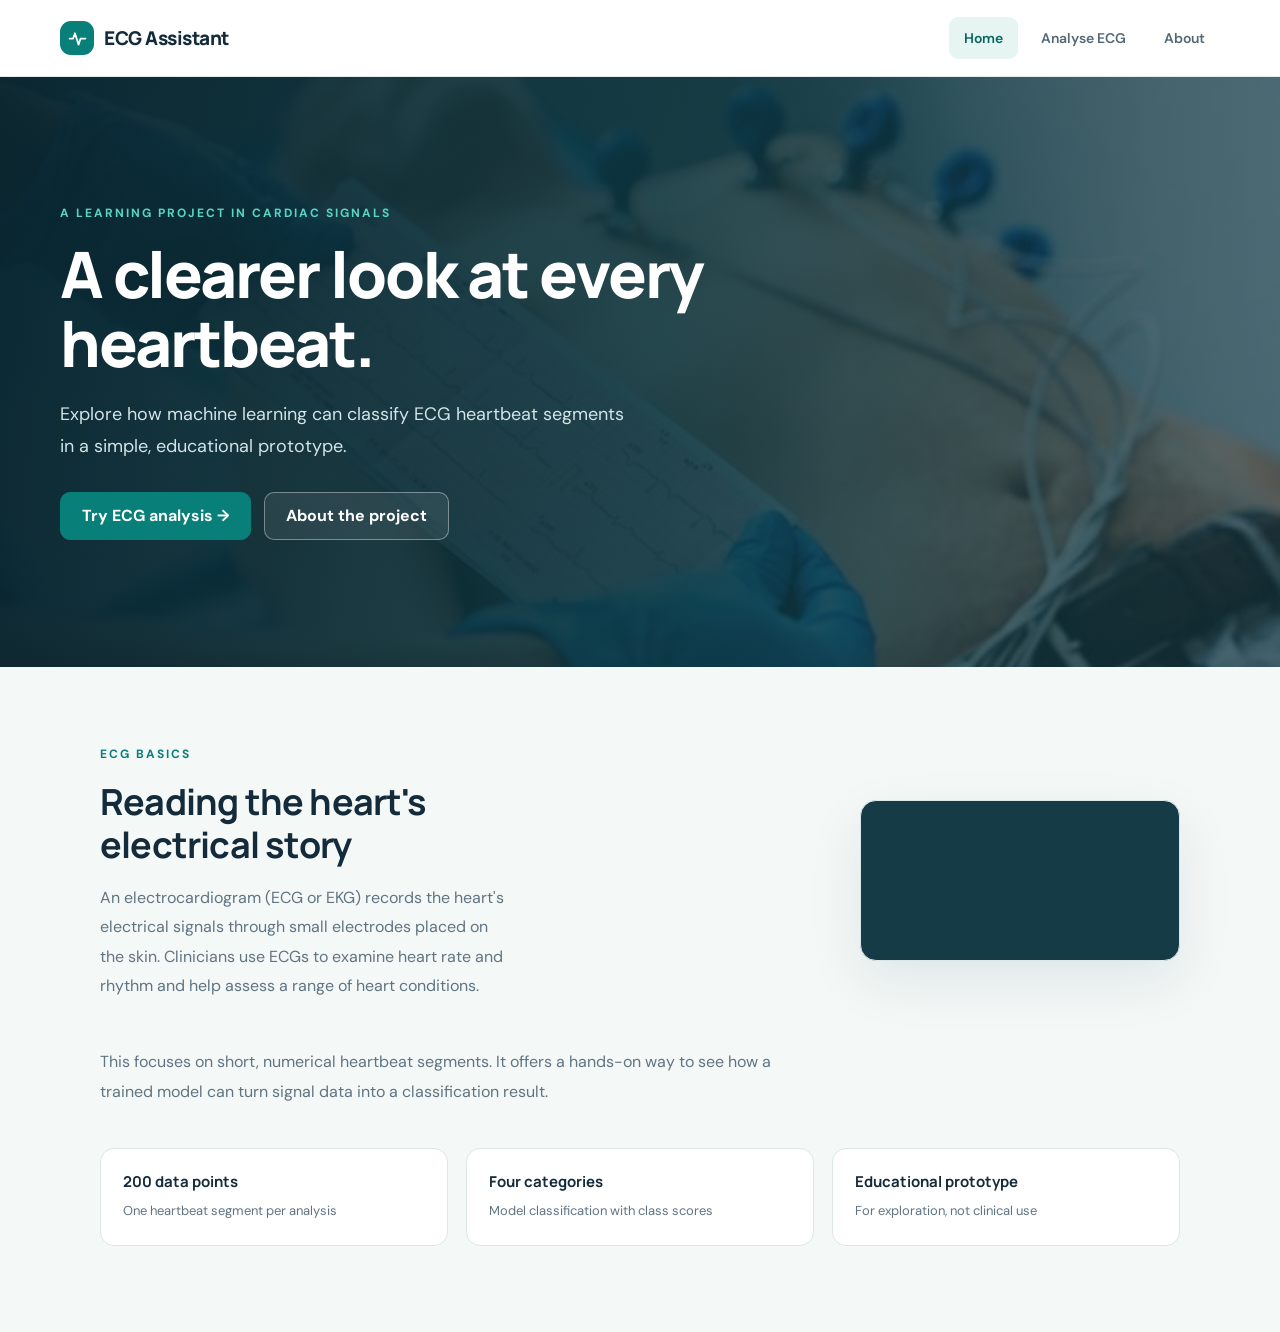
<file: frontend/index.html>
<!DOCTYPE html>
<html lang="en">
<head>
    <meta charset="UTF-8">
    <meta name="viewport" content="width=device-width, initial-scale=1.0">
    <meta name="theme-color" content="#f4f8f7">
    <meta name="description" content="Explore ECG heartbeat analysis in an educational machine-learning prototype.">
    <title>ECG Assistant | Heartbeat analysis prototype</title>
    <link rel="stylesheet" href="style.css">
</head>
<body>
    <header class="site-header">
        <nav class="navbar" aria-label="Main navigation">
            <a href="index.html" class="logo"><span class="logo-mark" aria-hidden="true"><svg viewBox="0 0 24 24" fill="none"><path d="M3 12h4l2.1-6 4.1 13 2.3-7H21" stroke="currentColor" stroke-width="2" stroke-linecap="round" stroke-linejoin="round"/></svg></span>ECG Assistant</a>
            <ul class="nav-links">
                <li><a href="index.html" class="active" aria-current="page">Home</a></li>
                <li><a href="Analyse.html">Analyse ECG</a></li>
                <li><a href="About.html">About</a></li>
            </ul>
        </nav>
    </header>

    <main>
        <section class="home-hero" aria-labelledby="welcome-title">
            <!-- <video autoplay muted loop playsinline class="hero-video" aria-hidden="true" poster="Electrocardiogram ecg in hand cardiogram printout on male patient background _ Premium Photo.jpg">
                <source src="heart_beat.mp4" type="video/mp4">
            </video> -->
            <div class="clip1">
                <img id = 'clip1' src="ecg.jpg" alt="patient on ecg">
            </div>
            <div class="hero-content">
                <div class="hero-copy">
                    <p class="eyebrow">A learning project in cardiac signals</p>
                    <h1 id="welcome-title">A clearer look at every heartbeat.</h1>
                    <p>Explore how machine learning can classify ECG heartbeat segments in a simple, educational prototype.</p>
                    <div class="button-row">
                        <a class="button-link" href="Analyse.html">Try ECG analysis <span aria-hidden="true">&nbsp;→</span></a>
                        <a class="button-link secondary" href="About.html">About the project</a>
                    </div>
                </div>
            </div>
        </section>

        <section class="intro-section" aria-labelledby="ecg-intro-title">
            <div class="intro-grid">
                <div>
                    <p class="section-label">ECG BASICS</p>
                    <h2 id="ecg-intro-title">Reading the heart's electrical story</h2>
                    <p class="intro-copy">An electrocardiogram (ECG or EKG) records the heart's electrical signals through small electrodes placed on the skin. Clinicians use ECGs to examine heart rate and rhythm and help assess a range of heart conditions.</p>
                </div>
                <div class="heart-video-frame">
                    <video autoplay muted loop playsinline class="heart" id="heart" aria-label="Animated heartbeat visualization">
                        <source src="heart_beat.mp4" type="video/mp4">
                    </video>
                </div>
            </div>
            <p class="intro-followup">This focuses on short, numerical heartbeat segments. It offers a hands-on way to see how a trained model can turn signal data into a classification result.</p>
            <div class="feature-strip" aria-label="Prototype overview">
                <div class="feature-item"><strong>200 data points</strong><span>One heartbeat segment per analysis</span></div>
                <div class="feature-item"><strong>Four categories</strong><span>Model classification with class scores</span></div>
                <div class="feature-item"><strong>Educational prototype</strong><span>For exploration, not clinical use</span></div>
            </div>
        </section>
    </main>
</body>
</html>
</file>
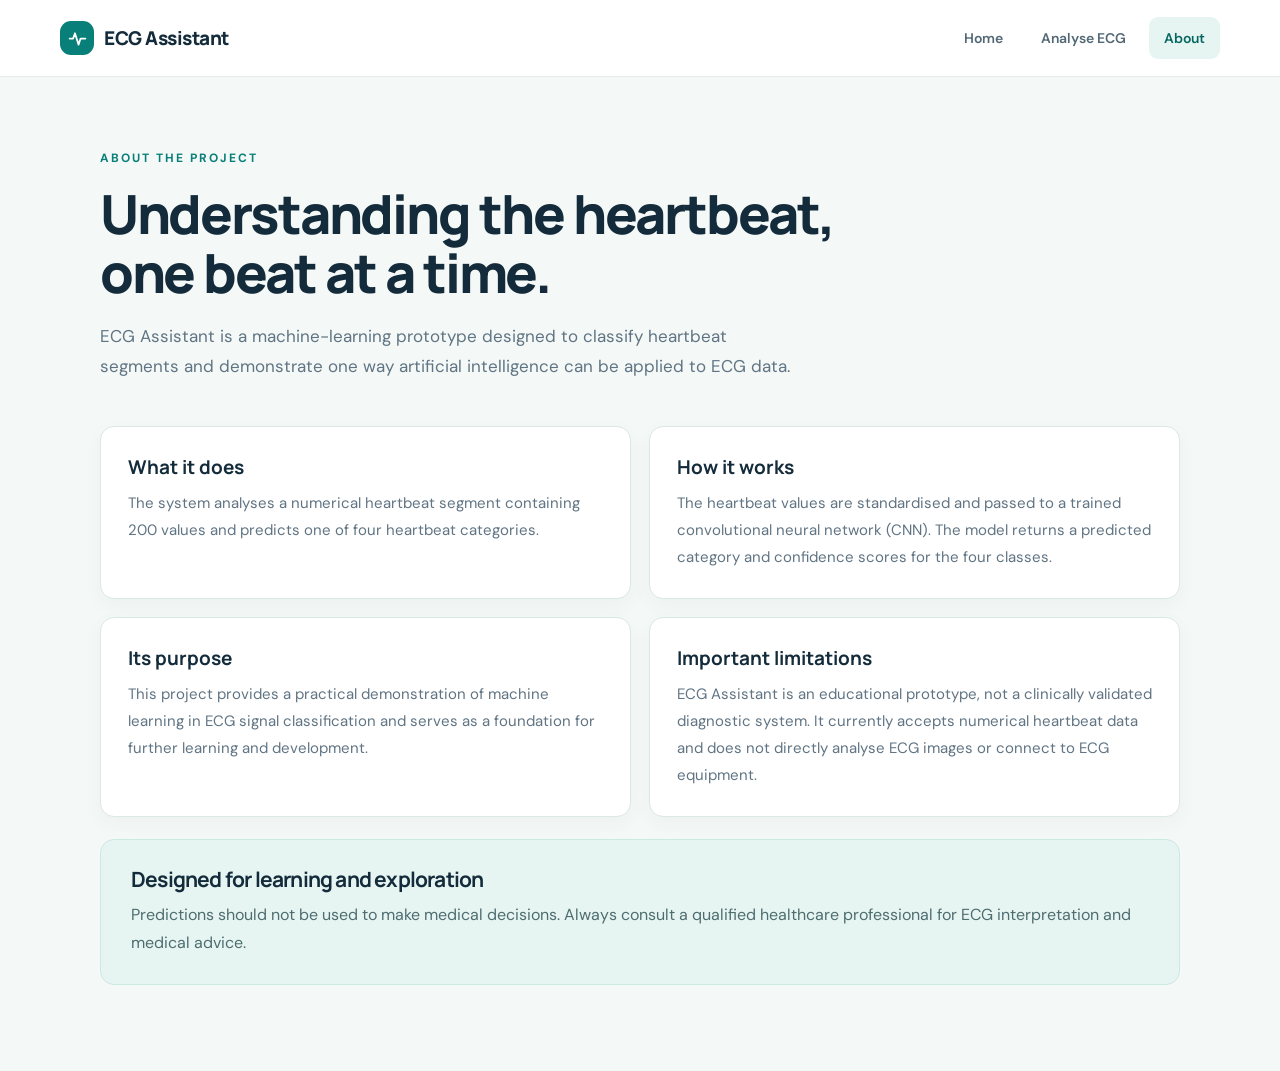
<file: frontend/About.html>
<!DOCTYPE html>
<html lang="en">
<head>
    <meta charset="UTF-8">
    <meta name="viewport" content="width=device-width, initial-scale=1.0">
    <meta name="theme-color" content="#f4f8f7">
    <meta name="description" content="Learn about the ECG Assistant educational heartbeat classification prototype.">
    <title>About | ECG Assistant</title>
    <link rel="stylesheet" href="style.css">
</head>
<body>

    <header class="site-header">
        <nav class="navbar" aria-label="Main navigation">
            <a href="index.html" class="logo"><span class="logo-mark" aria-hidden="true"><svg viewBox="0 0 24 24" fill="none"><path d="M3 12h4l2.1-6 4.1 13 2.3-7H21" stroke="currentColor" stroke-width="2" stroke-linecap="round" stroke-linejoin="round"/></svg></span>ECG Assistant</a>

            <ul class="nav-links">
                <li><a href="index.html">Home</a></li>
                <li><a href="Analyse.html">Analyse ECG</a></li>
                <li><a href="About.html" class="active" aria-current="page">About</a></li>
            </ul>
        </nav>
    </header>

    <main class="about-page">
        <section class="about-hero">
            <p class="section-label">ABOUT THE PROJECT</p>
            <h1>Understanding the heartbeat, one beat at a time.</h1>
            <p>
                ECG Assistant is a machine-learning prototype designed
                to classify heartbeat segments and demonstrate one way
                artificial intelligence can be applied to ECG data.
            </p>
        </section>

        <section class="about-details">
            <div class="about-card">
                <h2>What it does</h2>
                <p>
                    The system analyses a numerical heartbeat segment
                    containing 200 values and predicts one of four
                    heartbeat categories.
                </p>
            </div>

            <div class="about-card">
                <h2>How it works</h2>
                <p>
                    The heartbeat values are standardised and passed
                    to a trained convolutional neural network (CNN).
                    The model returns a predicted category and
                    confidence scores for the four classes.
                </p>
            </div>

            <div class="about-card">
                <h2>Its purpose</h2>
                <p>
                    This project provides a practical demonstration
                    of machine learning in ECG signal classification
                    and serves as a foundation for further learning
                    and development.
                </p>
            </div>

            <div class="about-card">
                <h2>Important limitations</h2>
                <p>
                    ECG Assistant is an educational prototype, not
                    a clinically validated diagnostic system. It
                    currently accepts numerical heartbeat data and
                    does not directly analyse ECG images or connect
                    to ECG equipment.
                </p>
            </div>
        </section>

        <section class="about-notice">
            <h2>Designed for learning and exploration</h2>
            <p>
                Predictions should not be used to make medical
                decisions. Always consult a qualified healthcare
                professional for ECG interpretation and medical advice.
            </p>
        </section>
    </main>

</body>
</html>
</file>
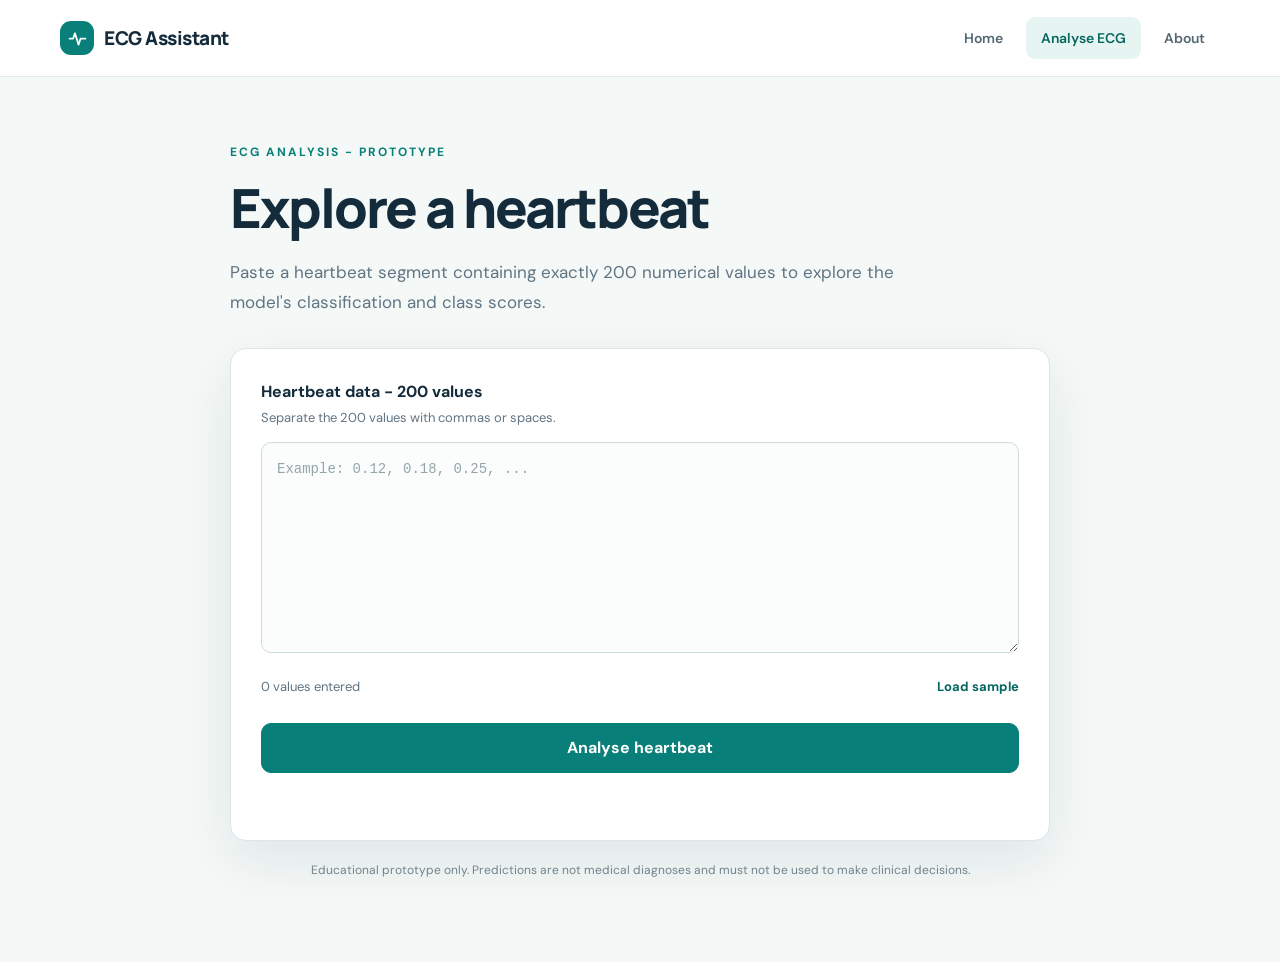
<file: frontend/Analyse.html>
<!DOCTYPE html>
<html lang="en">
<head>
    <meta charset="UTF-8">
    <meta name="viewport" content="width=device-width, initial-scale=1.0">
    <meta name="theme-color" content="#f4f8f7">
    <meta name="description" content="Explore ECG heartbeat classification in an educational prototype.">
    <title>Analyse ECG | ECG Assistant</title>
    <link rel="stylesheet" href="style.css">
</head>
<body>

    <header class="site-header">
        <nav class="navbar" aria-label="Main navigation">
            <a href="index.html" class="logo"><span class="logo-mark" aria-hidden="true"><svg viewBox="0 0 24 24" fill="none"><path d="M3 12h4l2.1-6 4.1 13 2.3-7H21" stroke="currentColor" stroke-width="2" stroke-linecap="round" stroke-linejoin="round"/></svg></span>ECG Assistant</a>

            <ul class="nav-links">
                <li><a href="index.html">Home</a></li>
                <li><a href="Analyse.html" class="active" aria-current="page">Analyse ECG</a></li>
                <li><a href="About.html">About</a></li>
            </ul>
        </nav>
    </header>

    <main class="analyze-page">
        <section class="analyze-heading">
            <p class="section-label">ECG ANALYSIS - PROTOTYPE</p>
            <h1>Explore a heartbeat</h1>
            <p>
                Paste a heartbeat segment containing exactly 200 numerical
                values to explore the model's classification and class scores.
            </p>
        </section>

        <section class="analysis-card">
            <label for="heartbeat">Heartbeat data - 200 values</label>
            <p class="input-help" id="heartbeat-help">
                Separate the 200 values with commas or spaces.
            </p>

            <textarea
                id="heartbeat"
                name="heartbeat"
                aria-describedby="heartbeat-help value-count"
                placeholder="Example: 0.12, 0.18, 0.25, ..."
                rows="8"
            ></textarea>

            <div class="input-footer">
                <span id="value-count">0 values entered</span>
                <button type="button" id="sample-button">
                    Load sample
                </button>
            </div>

            <button type="button" id="analyze-button" class="primary-button">
                Analyse heartbeat
            </button>

            <p id="status-message" role="status"></p>

            <section id="results" class="results" hidden>
                <h2>Analysis results</h2>
                <p>Predicted category: <strong id="prediction"></strong></p>
                <p>Confidence: <strong id="confidence"></strong></p>

                <h3>Class probabilities</h3>
                <div id="probabilities"></div>
            </section>
        </section>

        <p class="medical-notice">
            Educational prototype only. Predictions are not medical diagnoses
            and must not be used to make clinical decisions.
        </p>
    </main>

    <script src="script.js"></script>
</body>
</html>
</file>
<file: frontend/style.css>
@import url('https://fonts.googleapis.com/css2?family=DM+Sans:wght@400;500;600;700&family=Manrope:wght@500;600;700;800&display=swap');

:root {
    color-scheme: light;
    --ink: #132b3a;
    --muted: #607483;
    --teal: #087f78;
    --teal-dark: #066760;
    --teal-pale: #e7f5f2;
    --line: #dce7e8;
    --surface: #fff;
    --canvas: #f4f8f7;
    --shadow: 0 20px 55px rgba(18, 54, 64, .09);
}

* { box-sizing: border-box; }
html { scroll-behavior: smooth; }
body {
    margin: 0;
    color: var(--ink);
    background: var(--canvas);
    font-family: 'DM Sans', sans-serif;
    line-height: 1.6;
}
a { color: inherit; }
button, textarea { font: inherit; }
button, a { -webkit-tap-highlight-color: transparent; }


.site-header {
    position: relative;
    z-index: 2;
    background: rgba(255,255,255,.96);
    border-bottom: 1px solid rgba(220,231,232,.8);
}
.navbar {
    width: min(1160px, calc(100% - 48px));
    min-height: 76px;
    margin: auto;
    display: flex;
    align-items: center;
    justify-content: space-between;
    gap: 30px;
}
.logo {
    display: inline-flex;
    align-items: center;
    gap: 10px;
    color: var(--ink);
    text-decoration: none;
    font: 800 19px 'Manrope', sans-serif;
    letter-spacing: -.5px;
}
.logo-mark {
    width: 34px;
    height: 34px;
    display: grid;
    place-items: center;
    color: #fff;
    background: var(--teal);
    border-radius: 11px;
}
.logo-mark svg { width: 21px; height: 21px; }
.nav-links {
    display: flex;
    align-items: center;
    gap: 8px;
    padding: 0;
    margin: 0;
    list-style: none;
}
.nav-links a {
    display: block;
    padding: 10px 15px;
    color: #526875;
    text-decoration: none;
    font-size: 14px;
    font-weight: 600;
    border-radius: 9px;
    transition: color .18s ease, background .18s ease;
}
.nav-links a:hover, .nav-links a.active { color: var(--teal-dark); background: var(--teal-pale); }

.home-hero {
    position: relative;
    min-height: 590px;
    display: flex;
    align-items: center;
    overflow: hidden;
    color: #fff;
    background: #143b46;
}
.hero-video {
    position: absolute;
    inset: 0;
    width: 100%;
    height: 100%;
    object-fit: cover;
    opacity: .31;
}

.clip1 {
    position: absolute;
    inset: 0;
    z-index: 0;
    overflow: hidden;
    pointer-events: none;
}
.clip1 img {
    display: block;
    width: 100%;
    height: 100%;
    object-fit: cover;
    object-position: center 45%;
    opacity: .48;
}

.home-hero::after {
    position: absolute;
    inset: 0;
    content: '';
    background: linear-gradient(90deg, rgba(9,37,47,.94) 0%, rgba(11,52,60,.77) 52%, rgba(9,44,52,.25) 100%);
}
.hero-content {
    position: relative;
    z-index: 1;
    width: min(1160px, calc(100% - 48px));
    margin: 0 auto;
    padding: 90px 0;
}
.hero-copy { max-width: 660px; }
.eyebrow, .section-label {
    margin: 0 0 16px;
    color: #58d6c4;
    font-size: 12px;
    font-weight: 700;
    letter-spacing: 2px;
    text-transform: uppercase;
}
.hero-copy h1, .about-hero h1, .analyze-heading h1 {
    margin: 0;
    font: 800 clamp(38px, 6vw, 64px)/1.08 'Manrope', sans-serif;
    letter-spacing: -2px;
}
.hero-copy > p:not(.eyebrow) {
    max-width: 570px;
    margin: 22px 0 30px;
    color: #d3e4e5;
    font-size: 18px;
    line-height: 1.75;
}
.button-row { display: flex; align-items: center; gap: 13px; flex-wrap: wrap; }
.button-link, .primary-button {
    display: inline-flex;
    min-height: 48px;
    align-items: center;
    justify-content: center;
    padding: 0 21px;
    color: #fff;
    background: var(--teal);
    border: 1px solid var(--teal);
    border-radius: 10px;
    text-decoration: none;
    font-weight: 700;
    cursor: pointer;
    transition: transform .18s ease, background .18s ease, box-shadow .18s ease;
}
.button-link:hover, .primary-button:hover { transform: translateY(-1px); background: var(--teal-dark); box-shadow: 0 8px 20px rgba(0,0,0,.14); }
.button-link.secondary { color: #fff; background: rgba(255,255,255,.08); border-color: rgba(255,255,255,.38); }
.button-link.secondary:hover { background: rgba(255,255,255,.16); }

.intro-section, .about-page, .analyze-page { width: min(1080px, calc(100% - 48px)); margin: 0 auto; }
.intro-section { padding: 78px 0 86px; }
.intro-grid { display: grid; grid-template-columns: .8fr 1.2fr; align-items: center; gap: 48px; }
.intro-grid h2, .about-notice h2 {
    margin: 0;
    font: 700 clamp(26px, 3vw, 36px)/1.2 'Manrope', sans-serif;
    letter-spacing: -.8px;
}

.heart-video-frame {
    width: min(100%, 320px);
    justify-self: end;
    overflow: hidden;
    background: #143b46;
    border: 1px solid var(--line);
    border-radius: 16px;
    box-shadow: var(--shadow);
}
.heart {
    display: block;
    width: 100%;
    height: auto;
    object-fit: contain;
}
.intro-followup {
    max-width: 720px;
    margin: 30px 0 0;
    color: var(--muted);
    font-size: 16px;
    line-height: 1.85;
}

.intro-grid .section-label, .about-hero .section-label, .analyze-heading .section-label { color: var(--teal); }
.intro-copy { color: var(--muted); font-size: 16px; line-height: 1.85; }
.intro-copy p { margin: 0 0 17px; }
.feature-strip { display: grid; grid-template-columns: repeat(3,1fr); gap: 18px; margin-top: 42px; }
.feature-item { padding: 22px; background: #fff; border: 1px solid var(--line); border-radius: 14px; }
.feature-item strong { display: block; margin-bottom: 5px; font: 700 15px 'Manrope', sans-serif; }
.feature-item span { color: var(--muted); font-size: 13px; }

.about-page { padding: 72px 0 86px; }
.about-hero { max-width: 760px; margin: 0 0 44px; }
.about-hero h1, .analyze-heading h1 { color: var(--ink); font-size: clamp(36px, 5vw, 54px); }
.about-hero > p:last-child, .analyze-heading > p:last-child { max-width: 690px; margin: 20px 0 0; color: var(--muted); font-size: 17px; line-height: 1.8; }
.about-details { display: grid; grid-template-columns: repeat(2,minmax(0,1fr)); gap: 18px; }
.about-card { padding: 27px; background: var(--surface); border: 1px solid var(--line); border-radius: 14px; box-shadow: 0 7px 22px rgba(18,54,64,.035); }
.about-card h2 { margin: 0 0 10px; font: 700 19px 'Manrope', sans-serif; }
.about-card p { margin: 0; color: var(--muted); font-size: 15px; line-height: 1.8; }
.about-notice { margin-top: 22px; padding: 27px 30px; background: var(--teal-pale); border: 1px solid #cce8e2; border-radius: 14px; }
.about-notice h2 { font-size: 21px; }
.about-notice p { margin: 9px 0 0; color: #4e6d70; line-height: 1.75; }

.analyze-page { max-width: 820px; padding: 66px 0 82px; }
.analyze-heading { margin-bottom: 30px; }
.analysis-card { padding: 30px; background: #fff; border: 1px solid var(--line); border-radius: 16px; box-shadow: var(--shadow); }
.analysis-card > label { display: block; margin-bottom: 4px; font-weight: 700; }
.input-help { margin: 0 0 13px; color: var(--muted); font-size: 13px; }
#heartbeat { width: 100%; min-height: 180px; resize: vertical; padding: 15px; color: var(--ink); background: #fbfdfd; border: 1px solid #cddbdc; border-radius: 10px; outline: none; font: 14px/1.6 ui-monospace, SFMono-Regular, Consolas, monospace; transition: border .2s, box-shadow .2s; }
#heartbeat:focus { border-color: var(--teal); box-shadow: 0 0 0 3px rgba(8,127,120,.12); }
#heartbeat::placeholder { color: #94a5aa; }
.input-footer { display: flex; justify-content: space-between; align-items: center; gap: 16px; margin: 11px 0 20px; color: var(--muted); font-size: 13px; }
#value-count { font-variant-numeric: tabular-nums; }
#sample-button { padding: 5px 0; color: var(--teal-dark); background: transparent; border: 0; font-weight: 700; cursor: pointer; }
#sample-button:hover { text-decoration: underline; }
.primary-button { width: 100%; min-height: 50px; }
#status-message { min-height: 24px; margin: 13px 0 0; color: var(--muted); font-size: 14px; }
#status-message.error { color: #b42318; }
#status-message.success { color: var(--teal-dark); }
.results { margin-top: 22px; padding: 23px; background: #f6faf9; border: 1px solid var(--line); border-radius: 12px; }
.results h2 { margin: 0 0 15px; font: 700 20px 'Manrope', sans-serif; }
.results h3 { margin: 20px 0 10px; font-size: 14px; }
.results > p { margin: 8px 0; color: var(--muted); }
.results strong { color: var(--ink); }
.probability-row { display: grid; grid-template-columns: minmax(90px, 1fr) 2fr 50px; align-items: center; gap: 12px; margin: 9px 0; color: #526875; font-size: 13px; }
.probability-track { height: 8px; overflow: hidden; background: #e1ebea; border-radius: 99px; }
.probability-fill { height: 100%; background: var(--teal); border-radius: inherit; }
.medical-notice { margin: 20px 0 0; color: #71838c; text-align: center; font-size: 12px; }

@media (max-width: 700px) {
    .navbar { width: min(100% - 32px, 1160px); min-height: 68px; gap: 8px; }
    .logo { font-size: 17px; }
    .logo-mark { width: 31px; height: 31px; }
    .nav-links { gap: 0; }
    .nav-links a { padding: 8px 9px; font-size: 12px; }
    .hero-content, .intro-section, .about-page, .analyze-page { width: calc(100% - 36px); }
    .home-hero { min-height: 520px; }
    .hero-content { padding: 72px 0; }
    .hero-copy h1 { letter-spacing: -1.3px; }
    .hero-copy > p:not(.eyebrow) { font-size: 16px; }
    .intro-section, .about-page { padding-top: 54px; padding-bottom: 60px; }
    .intro-grid { grid-template-columns: 1fr; gap: 22px; }
    .heart-video-frame { justify-self: stretch; }
    .feature-strip { grid-template-columns: 1fr; gap: 11px; margin-top: 26px; }
    .about-details { grid-template-columns: 1fr; }
    .analyze-page { padding-top: 48px; }
    .analysis-card { padding: 21px; }
}
@media (max-width: 430px) {
    .navbar { align-items: flex-start; flex-direction: column; padding: 13px 0 10px; }
    .nav-links { width: 100%; justify-content: space-between; }
    .nav-links a { padding: 6px 8px; }
    .probability-row { grid-template-columns: 76px 1fr 42px; gap: 8px; font-size: 12px; }
}
@media (prefers-reduced-motion: reduce) {
    *, *::before, *::after { scroll-behavior: auto !important; transition-duration: .01ms !important; }
}
</file>
